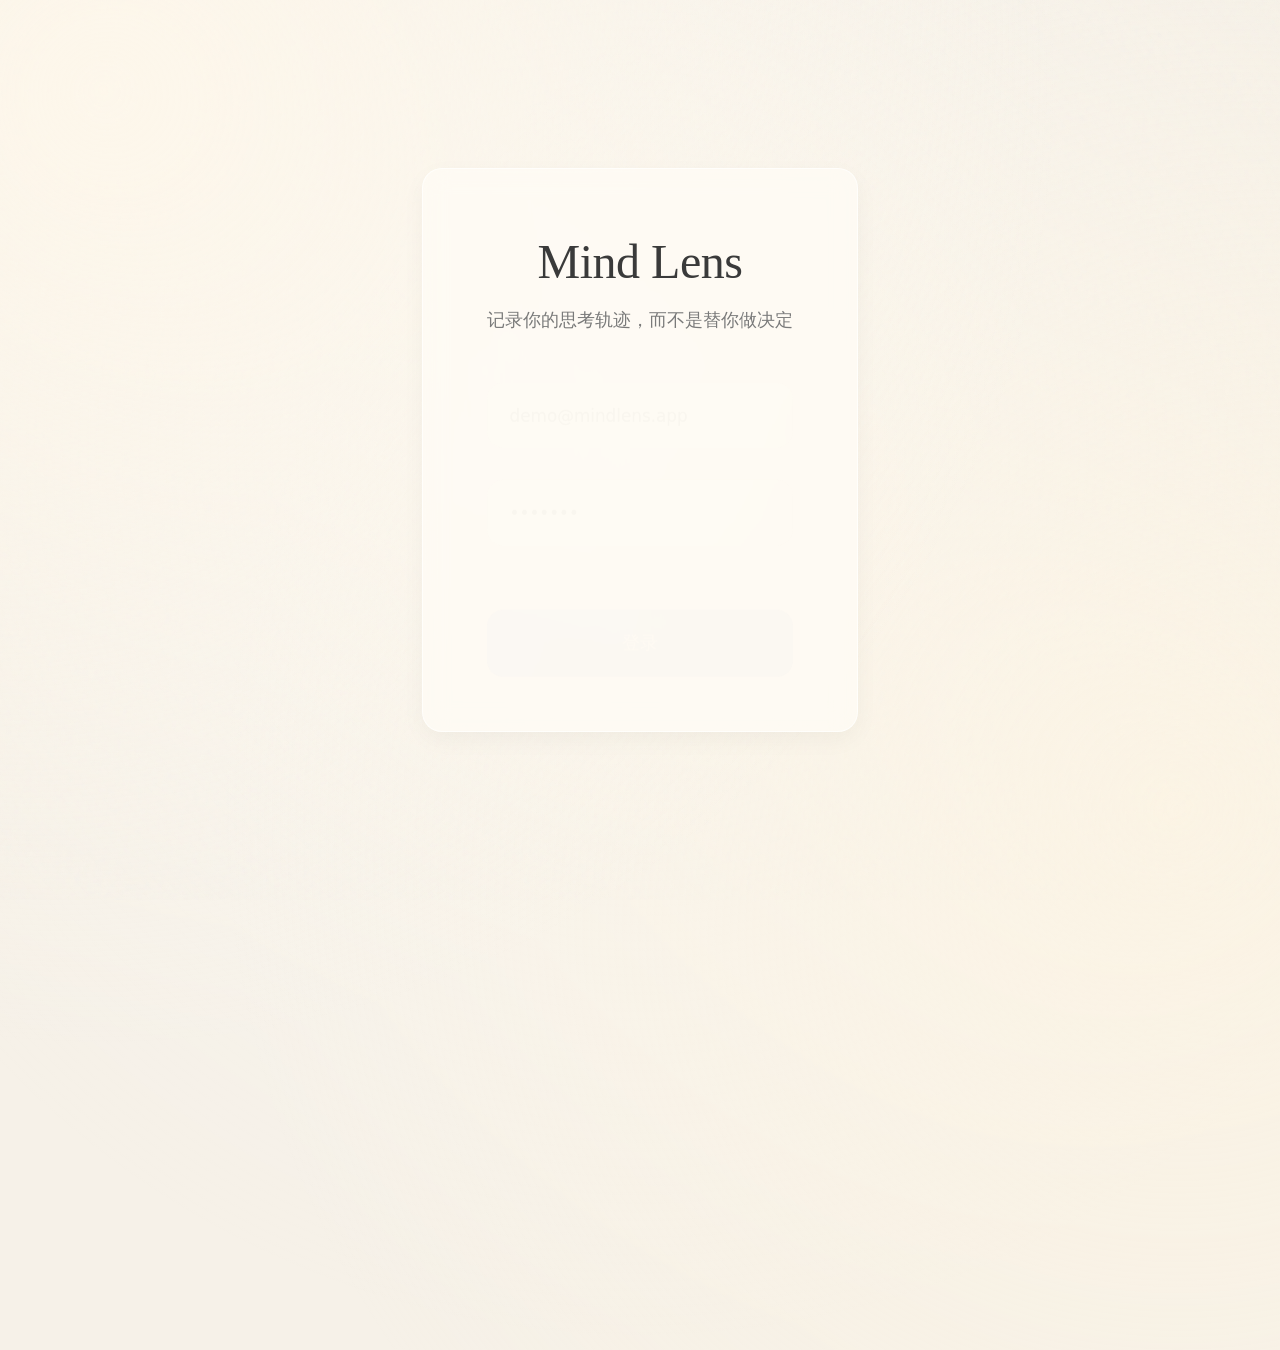
<file: ui/index.html>
<!DOCTYPE html>
<html lang="zh-CN">
<head>
  <meta charset="UTF-8">
  <meta name="viewport" content="width=device-width, initial-scale=1.0">
  <title>Mind Lens</title>
  <link rel="stylesheet" href="styles.css">
  <style>
    /* 页面淡入动画 */
    body {
      opacity: 0;
      animation: fadeIn 0.5s ease forwards;
    }

    @keyframes fadeIn {
      to {
        opacity: 1;
      }
    }

    /* 随手记功能 */
    .side-icons {
      position: fixed;
      top: 2rem;
      left: 2rem;
      display: flex;
      flex-direction: column;
      gap: 0.75rem;
      z-index: 1000;
    }

    .side-icon-btn {
      width: 50px;
      height: 50px;
      border-radius: 50%;
      background: #8B9DC3;
      color: white;
      border: none;
      font-size: 1.2rem;
      cursor: pointer;
      box-shadow: 0 4px 12px rgba(139, 157, 195, 0.2);
      transition: all 0.3s ease;
    }

    .side-icon-btn:hover {
      transform: scale(1.1);
      box-shadow: 0 6px 16px rgba(139, 157, 195, 0.3);
    }

    .side-icon-btn.active {
      background: #6a7fa8;
      box-shadow: 0 6px 16px rgba(139, 157, 195, 0.4);
    }

    .side-drawer {
      position: fixed;
      top: 0;
      left: -500px;
      width: 438px;
      height: 100vh;
      background: rgba(255, 253, 247, 0.95);
      backdrop-filter: blur(12px);
      border-right: 1px solid rgba(200, 190, 175, 0.3);
      box-shadow: 4px 0 20px rgba(0, 0, 0, 0.05);
      transition: left 0.3s ease;
      z-index: 1001;
      display: flex;
      flex-direction: column;
      padding: 2rem;
      overflow-y: auto;
    }

    .side-drawer.open {
      left: 0;
    }

    .side-drawer-header {
      display: flex;
      justify-content: space-between;
      align-items: center;
      margin-bottom: 1.5rem;
      padding-bottom: 1rem;
      border-bottom: 1px solid rgba(200, 190, 175, 0.3);
    }

    .side-drawer-header h3 {
      margin: 0;
      font-size: 1.2rem;
      color: #3a3a3a;
      font-weight: 400;
      font-family: Georgia, 'Playfair Display', 'Times New Roman', serif;
    }

    .side-drawer-close {
      background: none;
      border: none;
      font-size: 1.5rem;
      cursor: pointer;
      color: #7a7a7a;
      transition: color 0.3s ease;
    }

    .side-drawer-close:hover { color: #3a3a3a; }

    .drawer-panel { display: none; flex: 1; flex-direction: column; overflow-y: auto; }
    .drawer-panel.active { display: flex; }

    .notes-input-section {
      margin-bottom: 2rem;
    }

    .notes-textarea {
      width: 100%;
      padding: 1rem;
      border: 1px solid rgba(200, 190, 175, 0.3);
      border-radius: 12px;
      resize: vertical;
      min-height: 120px;
      font-family: inherit;
      font-size: 1rem;
      background: rgba(255, 252, 245, 0.8);
      backdrop-filter: blur(8px);
      transition: all 0.3s ease;
      color: #333;
      box-shadow: inset 0 1px 3px rgba(0, 0, 0, 0.02);
    }

    .notes-textarea:focus {
      outline: none;
      border-color: rgba(120, 144, 156, 0.3);
      box-shadow: inset 0 1px 3px rgba(0, 0, 0, 0.02), 0 0 0 3px rgba(120, 144, 156, 0.1);
      background: rgba(255, 252, 245, 0.9);
    }

    .notes-save-btn {
      width: 100%;
      padding: 0.75rem;
      background: #8B9DC3;
      color: #fff;
      border: none;
      border-radius: 12px;
      font-size: 1rem;
      font-weight: 400;
      cursor: pointer;
      transition: all 0.3s ease;
      box-shadow: 0 4px 12px rgba(139, 157, 195, 0.15);
      margin-top: 1rem;
    }

    .notes-save-btn:hover {
      background: #7A8BB8;
      transform: translateY(-1px);
      box-shadow: 0 6px 16px rgba(139, 157, 195, 0.2);
    }

    .notes-list {
      flex: 1;
      overflow-y: auto;
    }

    .notes-list h4 {
      margin: 0 0 1rem 0;
      font-size: 1rem;
      color: #555;
      font-weight: 400;
    }

    .note-item {
      padding: 1rem;
      background: rgba(255, 252, 245, 0.8);
      border: 1px solid rgba(200, 190, 175, 0.3);
      border-radius: 12px;
      margin-bottom: 0.75rem;
      transition: all 0.3s ease;
    }

    .note-item:hover {
      background: rgba(255, 252, 245, 0.9);
      transform: translateY(-1px);
      box-shadow: 0 4px 8px rgba(0, 0, 0, 0.04);
    }

    .note-text {
      color: #555;
      line-height: 1.5;
      margin-bottom: 0.5rem;
      font-size: 0.95rem;
    }

    .note-time {
      color: #888;
      font-size: 0.8rem;
      line-height: 1.4;
    }

    .no-notes {
      color: #888;
      text-align: center;
      padding: 2rem;
      font-style: italic;
    }

    /* 滚动条样式 */
    .notes-drawer::-webkit-scrollbar,
    .notes-list::-webkit-scrollbar {
      width: 6px;
    }

    .notes-drawer::-webkit-scrollbar-track,
    .notes-list::-webkit-scrollbar-track {
      background: rgba(255, 255, 255, 0.3);
      border-radius: 3px;
    }

    .notes-drawer::-webkit-scrollbar-thumb,
    .notes-list::-webkit-scrollbar-thumb {
      background: rgba(139, 157, 195, 0.3);
      border-radius: 3px;
    }

    .notes-drawer::-webkit-scrollbar-thumb:hover,
    .notes-list::-webkit-scrollbar-thumb:hover {
      background: rgba(139, 157, 195, 0.5);
    }

    /* 用户事实信息面板 */
    .user-facts-panel {
      background: rgba(255, 253, 247, 0.7);
      backdrop-filter: blur(8px);
      border: 1px solid rgba(200, 190, 175, 0.3);
      border-radius: 16px;
      padding: 1.5rem;
      margin-bottom: 2rem;
      box-shadow: 0 4px 12px rgba(0, 0, 0, 0.04);
    }

    .user-facts-panel h3 {
      margin: 0 0 1rem 0;
      font-size: 1.1rem;
      color: #3a3a3a;
      font-weight: 400;
      font-family: Georgia, 'Playfair Display', 'Times New Roman', serif;
    }

    .facts-tags {
      display: flex;
      flex-wrap: wrap;
      gap: 0.75rem;
    }

    .fact-tag {
      background: rgba(139, 157, 195, 0.15);
      border: 1px solid rgba(139, 157, 195, 0.3);
      border-radius: 20px;
      padding: 0.5rem 1rem;
      font-size: 0.9rem;
      color: #555;
      display: inline-flex;
      align-items: center;
      gap: 0.5rem;
      transition: all 0.3s ease;
    }

    .fact-tag:hover {
      background: rgba(139, 157, 195, 0.25);
      transform: translateY(-1px);
      box-shadow: 0 2px 8px rgba(139, 157, 195, 0.15);
    }

    .fact-tag .fact-type {
      font-size: 0.8rem;
      color: #8B9DC3;
      font-weight: 400;
    }

    .fact-tag .fact-value {
      font-weight: 400;
    }

    /* 思维变化记录模块 */
    .thoughts-timeline {
      background: rgba(255, 253, 247, 0.7);
      backdrop-filter: blur(8px);
      border: 1px solid rgba(200, 190, 175, 0.3);
      border-radius: 16px;
      padding: 1.5rem;
      margin-top: 2rem;
      box-shadow: 0 4px 12px rgba(0, 0, 0, 0.04);
    }

    .thoughts-timeline h3 {
      margin: 0 0 1.5rem 0;
      font-size: 1.1rem;
      color: #3a3a3a;
      font-weight: 400;
      font-family: Georgia, 'Playfair Display', 'Times New Roman', serif;
    }

    .timeline-container {
      position: relative;
      padding-left: 2rem;
    }

    .timeline-container::before {
      content: '';
      position: absolute;
      left: 0.5rem;
      top: 0;
      bottom: 0;
      width: 2px;
      background: rgba(139, 157, 195, 0.3);
    }

    .timeline-item {
      position: relative;
      margin-bottom: 1.5rem;
      padding-bottom: 1.5rem;
      border-bottom: 1px solid rgba(200, 190, 175, 0.2);
    }

    .timeline-item:last-child {
      margin-bottom: 0;
      padding-bottom: 0;
      border-bottom: none;
    }

    .timeline-item::before {
      content: '';
      position: absolute;
      left: -2rem;
      top: 0.5rem;
      width: 12px;
      height: 12px;
      border-radius: 50%;
      background: #8B9DC3;
      border: 2px solid rgba(255, 253, 247, 0.9);
      box-shadow: 0 0 0 2px rgba(139, 157, 195, 0.3);
    }

    .timeline-time {
      font-size: 0.9rem;
      color: #8B9DC3;
      font-weight: 400;
      margin-bottom: 0.5rem;
    }

    .timeline-text {
      font-size: 0.95rem;
      color: #555;
      line-height: 1.5;
      background: rgba(255, 252, 245, 0.8);
      border: 1px solid rgba(200, 190, 175, 0.3);
      border-radius: 8px;
      padding: 1rem;
      transition: all 0.3s ease;
    }

    .timeline-text:hover {
      background: rgba(255, 252, 245, 0.9);
      transform: translateY(-1px);
      box-shadow: 0 4px 8px rgba(0, 0, 0, 0.04);
    }
  </style>
</head>
<body>
  <!-- 左侧竖排图标 -->
  <div class="side-icons">
    <button class="side-icon-btn" id="icon-user"    onclick="openDrawer('user')"    title="用户信息">👤</button>
    <button class="side-icon-btn" id="icon-history" onclick="openDrawer('history')" title="历史记录">📖</button>
    <button class="side-icon-btn" id="icon-notes"   onclick="openDrawer('notes')"   title="随手记">📝</button>
    <button class="side-icon-btn" id="icon-memory"  onclick="openDrawer('memory')"  title="记忆库">🧠</button>
  </div>

  <!-- 统一左侧抽屉 -->
  <div class="side-drawer" id="sideDrawer">
    <div class="side-drawer-header">
      <h3 id="drawer-title">历史记录</h3>
      <button class="side-drawer-close" onclick="closeDrawer()">×</button>
    </div>

    <!-- 用户信息面板 -->
    <div class="drawer-panel" id="panel-user">
      <div style="text-align:center;padding:1rem 0 1.5rem;">
        <div style="font-size:3rem;margin-bottom:0.5rem;">👤</div>
        <p id="drawer-user-name" style="font-size:1.1rem;color:#3a3a3a;font-weight:400;font-family:Georgia,serif;"></p>
        <p id="drawer-user-email" style="font-size:0.85rem;color:#888;margin-top:0.25rem;"></p>
      </div>
    </div>

    <!-- 历史记录面板 -->
    <div class="drawer-panel" id="panel-history">
      <div class="history-content">
        <div id="history-list" class="history-list"></div>
      </div>
    </div>

    <!-- 随手记面板 -->
    <div class="drawer-panel" id="panel-notes">
      <div class="notes-input-section">
        <textarea class="notes-textarea" id="notesInput" placeholder="记录你的想法..."></textarea>
        <button class="notes-save-btn" onclick="saveNote()">保存</button>
      </div>
      <div class="notes-list">
        <h4>历史记录</h4>
        <div id="notesList"></div>
      </div>
    </div>

    <!-- 记忆库面板 -->
    <div class="drawer-panel" id="panel-memory">
      <p style="color:#888;font-size:0.9rem;text-align:center;padding:2rem 0;font-style:italic;">记忆库功能开发中...</p>
    </div>
  </div>
  
  <div class="index-container">
    <h1>Mind Lens</h1>
    <p class="subtitle">帮助你更清晰的理解和分析问题</p>

    <div class="input-section">
      <label for="question">写下你正在困扰的问题</label>
      <textarea id="question" placeholder="例如：如何平衡工作和生活的关系？"></textarea>
      <button class="btn" onclick="analyzeQuestion()">分析问题</button>
    </div>
  </div>

  <script>
    // 加载历史记录
    function loadHistory() {
      const history = JSON.parse(localStorage.getItem('mindLensHistory') || '[]');
      const historyList = document.getElementById('history-list');
      historyList.innerHTML = '';
      
      if (history.length === 0) {
        historyList.innerHTML = '<p class="no-history">暂无历史记录</p>';
        return;
      }
      
      history.forEach((item, index) => {
        const historyItem = document.createElement('div');
        historyItem.className = 'history-item';
        historyItem.innerHTML = `
          <p class="history-question">${item.question}</p>
          <p class="history-date">${item.date}</p>
        `;
        historyItem.onclick = () => loadHistoryItem(index);
        historyList.appendChild(historyItem);
      });
    }
    
    // 保存历史记录
    function saveHistory(question) {
      const history = JSON.parse(localStorage.getItem('mindLensHistory') || '[]');
      const newItem = {
        question: question,
        date: new Date().toLocaleString()
      };
      history.unshift(newItem);
      // 只保留最近10条记录
      if (history.length > 10) {
        history.pop();
      }
      localStorage.setItem('mindLensHistory', JSON.stringify(history));
    }
    
    // 加载历史记录项
    function loadHistoryItem(index) {
      const history = JSON.parse(localStorage.getItem('mindLensHistory') || '[]');
      if (history[index]) {
        document.getElementById('question').value = history[index].question;
        // 收起历史记录抽屉
        toggleHistoryDrawer();
      }
    }
    
    let currentPanel = null;

    function openDrawer(panel) {
      const drawer = document.getElementById('sideDrawer');
      const titles = { user: '用户信息', history: '历史记录', notes: '随手记', memory: '记忆库' };

      // 同一图标再次点击则关闭
      if (drawer.classList.contains('open') && currentPanel === panel) {
        closeDrawer();
        return;
      }

      // 切换 active 图标
      ['user', 'history', 'notes', 'memory'].forEach(p => {
        document.getElementById(`icon-${p}`).classList.toggle('active', p === panel);
      });

      // 切换面板
      document.querySelectorAll('.drawer-panel').forEach(el => el.classList.remove('active'));
      document.getElementById(`panel-${panel}`).classList.add('active');
      document.getElementById('drawer-title').textContent = titles[panel];

      currentPanel = panel;
      drawer.classList.add('open');

      if (panel === 'history') loadHistory();
      if (panel === 'notes')   loadNotes();
      if (panel === 'user')    loadUserDrawer();
    }

    function closeDrawer() {
      document.getElementById('sideDrawer').classList.remove('open');
      ['user', 'history', 'notes', 'memory'].forEach(p => {
        document.getElementById(`icon-${p}`).classList.remove('active');
      });
      currentPanel = null;
    }

    function loadUserDrawer() {
      document.getElementById('drawer-user-name').textContent  = localStorage.getItem('user_name')  || '未知用户';
      document.getElementById('drawer-user-email').textContent = localStorage.getItem('user_email') || '';
    }
    
    function analyzeQuestion() {
      const question = document.getElementById('question').value;
      if (question.trim() === '') {
        alert('请输入问题内容');
        return;
      }
      // 保存历史记录
      saveHistory(question);
      // 跳转到结果页面并传递问题内容
      window.location.href = `result.html?question=${encodeURIComponent(question)}`;
    }


    // 保存笔记（纯 localStorage）
    function saveNote() {
      const text = document.getElementById('notesInput').value.trim();
      if (!text) return;

      const notes = JSON.parse(localStorage.getItem('mindLensNotes') || '[]');
      notes.unshift({ content: text, created_at: Date.now() / 1000 });
      if (notes.length > 50) notes.pop();
      localStorage.setItem('mindLensNotes', JSON.stringify(notes));
      document.getElementById('notesInput').value = '';
      loadNotes();
    }

    // 加载笔记历史（纯 localStorage）
    function loadNotes() {
      const notesList = document.getElementById('notesList');
      const notes = JSON.parse(localStorage.getItem('mindLensNotes') || '[]');

      if (notes.length === 0) {
        notesList.innerHTML = '<p class="no-notes">暂无笔记</p>';
        return;
      }

      notesList.innerHTML = '';
      notes.forEach(note => {
        const noteItem = document.createElement('div');
        noteItem.className = 'note-item';
        const timeString = new Date(note.created_at * 1000).toLocaleString();
        noteItem.innerHTML = `
          <p class="note-text">${note.content}</p>
          <p class="note-time">${timeString}</p>
        `;
        notesList.appendChild(noteItem);
      });
    }

    // 加载用户事实信息
    function loadUserFacts() {
      // 使用 mock 数据
      const mockFacts = [
        { type: "身份", value: "学生" },
        { type: "状态", value: "焦虑" },
        { type: "目标", value: "做产品" },
        { type: "特征", value: "喜欢思考" }
      ];

      const factsContainer = document.getElementById('userFacts');
      factsContainer.innerHTML = '';

      mockFacts.forEach(fact => {
        const factTag = document.createElement('div');
        factTag.className = 'fact-tag';
        factTag.innerHTML = `
          <span class="fact-type">${fact.type}</span>
          <span class="fact-value">${fact.value}</span>
        `;
        factsContainer.appendChild(factTag);
      });
    }

    // 加载思维变化记录
    function loadThoughtsTimeline() {
      // 使用 mock 数据
      const mockThoughts = [
        { time: "Day 1", text: "想辞职，工作压力太大" },
        { time: "Day 3", text: "开始犹豫，担心找不到更好的工作" },
        { time: "Day 5", text: "和朋友交流后，决定先提升自己" },
        { time: "Today", text: "制定了学习计划，准备在职提升技能" }
      ];

      const timelineContainer = document.getElementById('thoughtsTimeline');
      timelineContainer.innerHTML = '';

      mockThoughts.forEach(thought => {
        const timelineItem = document.createElement('div');
        timelineItem.className = 'timeline-item';
        timelineItem.innerHTML = `
          <div class="timeline-time">${thought.time}</div>
          <div class="timeline-text">${thought.text}</div>
        `;
        timelineContainer.appendChild(timelineItem);
      });
    }

    // 页面加载时初始化
    window.onload = function() {
      if (!localStorage.getItem('user_id')) {
        window.location.href = 'login.html';
        return;
      }
      // 静默检查 API 配置（不阻塞页面）
      fetch('/api/config/status').catch(() => {});
    };
  </script>
</body>
</html>
</file>
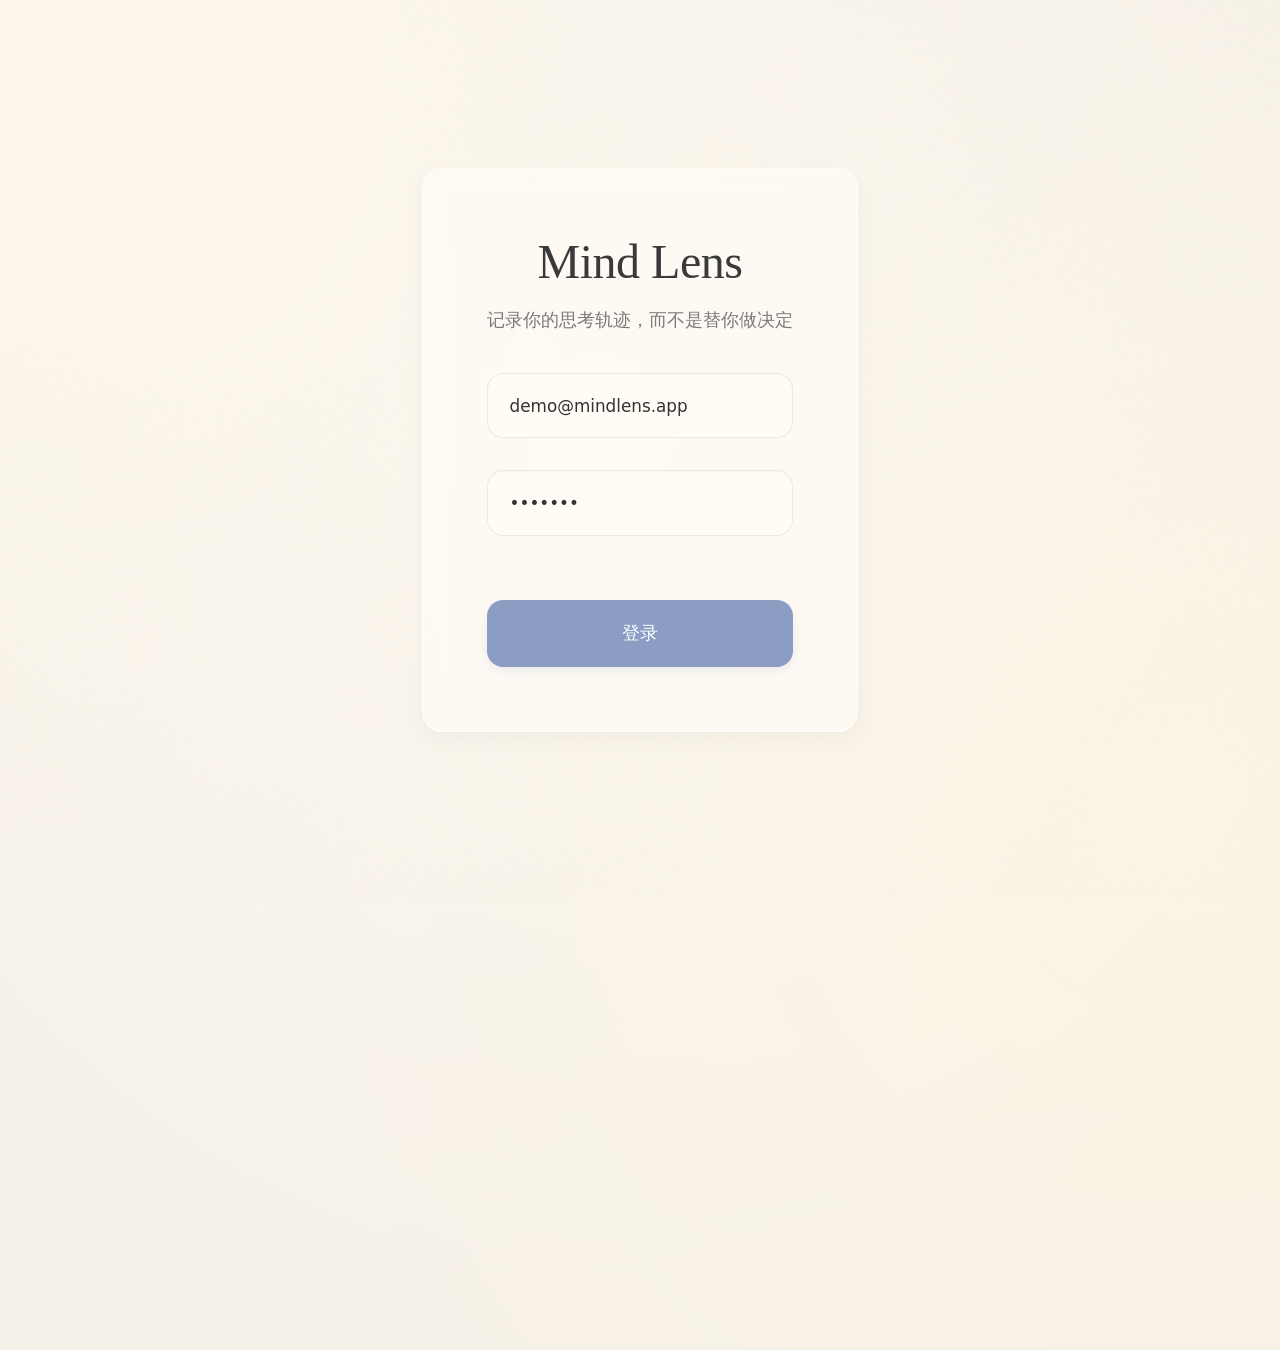
<file: ui/login.html>
<!DOCTYPE html>
<html lang="zh-CN">
<head>
  <meta charset="UTF-8">
  <meta name="viewport" content="width=device-width, initial-scale=1.0">
  <title>Mind Lens - 登录/注册</title>
  <link rel="stylesheet" href="styles.css">
  <style>
    /* 登录页面特有样式 */
    .login-container {
      max-width: 500px;
      margin: 0 auto;
      padding: 4rem;
      background: rgba(255, 253, 247, 0.7);
      backdrop-filter: blur(12px);
      border: 1px solid rgba(255, 255, 255, 0.6);
      border-radius: 20px;
      position: relative;
      z-index: 1;
      box-shadow: 0 8px 24px rgba(0, 0, 0, 0.04);
      transition: transform 0.3s ease, box-shadow 0.3s ease;
      display: flex;
      flex-direction: column;
      align-items: center;
      text-align: center;
      animation: gentlePulse 4s ease-in-out infinite;
    }

    @keyframes gentlePulse {
      0%, 100% {
        box-shadow: 0 8px 24px rgba(0, 0, 0, 0.04);
        transform: translateY(0);
      }
      50% {
        box-shadow: 0 12px 32px rgba(0, 0, 0, 0.06);
        transform: translateY(-2px);
      }
    }

    .login-container:hover {
      transform: translateY(-3px);
      box-shadow: 0 12px 32px rgba(0, 0, 0, 0.06);
    }

    .login-container h1 {
      font-size: 3rem;
      margin-bottom: 1rem;
      color: #3a3a3a;
      font-weight: 400;
      letter-spacing: -0.5px;
      line-height: 1.2;
      font-family: Georgia, 'Playfair Display', 'Times New Roman', serif;
    }

    .login-container .subtitle {
      font-size: 1.1rem;
      margin-bottom: 2.5rem;
      color: #7a7a7a;
      font-weight: 300;
      line-height: 1.5;
    }

    .form-group {
      width: 100%;
      margin-bottom: 2rem;
      text-align: left;
    }

    .form-input {
      width: 100%;
      padding: 1.35rem;
      border: 1px solid rgba(200, 190, 175, 0.3);
      border-radius: 16px;
      font-family: inherit;
      font-size: 1.05rem;
      background: rgba(255, 252, 245, 0.8);
      backdrop-filter: blur(8px);
      transition: all 0.3s ease;
      color: #333;
      box-shadow: inset 0 1px 3px rgba(0, 0, 0, 0.02);
    }

    .form-input:focus {
      outline: none;
      border-color: rgba(120, 144, 156, 0.3);
      box-shadow: inset 0 1px 3px rgba(0, 0, 0, 0.02), 0 0 0 3px rgba(120, 144, 156, 0.1);
      background: rgba(255, 252, 245, 0.9);
    }

    .form-btn {
      width: 100%;
      padding: 1.35rem;
      background: #8B9DC3;
      color: #fff;
      border: none;
      border-radius: 16px;
      font-size: 1.1rem;
      font-weight: 400;
      cursor: pointer;
      transition: all 0.3s ease;
      box-shadow: 0 4px 12px rgba(139, 157, 195, 0.15);
      letter-spacing: 0.5px;
      margin-top: 2rem;
    }

    .form-btn:hover {
      background: #7A8BB8;
      transform: translateY(-1px);
      box-shadow: 0 6px 16px rgba(139, 157, 195, 0.2);
    }

    .form-btn:active {
      transform: translateY(0);
      box-shadow: 0 4px 12px rgba(139, 157, 195, 0.15);
    }

    .form-btn:disabled {
      background: #c0c7d6;
      cursor: not-allowed;
      transform: none;
      box-shadow: none;
    }

    .mode-toggle {
      margin-top: 1.5rem;
      font-size: 0.9rem;
      color: #7a7a7a;
    }

    .mode-toggle a {
      color: #8B9DC3;
      text-decoration: none;
      cursor: pointer;
      transition: color 0.3s ease;
    }

    .mode-toggle a:hover {
      color: #7A8BB8;
      text-decoration: underline;
    }

    /* 表单模式切换动画 */
    .form-mode {
      width: 100%;
      animation: fadeIn 0.3s ease-in-out;
    }

    @keyframes fadeIn {
      from {
        opacity: 0;
        transform: translateY(10px);
      }
      to {
        opacity: 1;
        transform: translateY(0);
      }
    }

    /* 垂直居中布局 */
    body {
      display: flex;
      align-items: center;
      justify-content: center;
      min-height: 100vh;
    }

    /* 过渡动画层 */
    #transition-layer {
      position: fixed;
      inset: 0;
      pointer-events: none;
      opacity: 0;
      background: radial-gradient(
        circle at center,
        rgba(234,243,255,0.25) 0%,
        rgba(255,255,255,0.12) 40%,
        rgba(255,255,255,0) 75%
      );
      transition: opacity 0.5s ease;
      z-index: 9999;
    }

    #transition-layer.active {
      opacity: 1;
    }

    /* 响应式设计 */
    @media (max-width: 768px) {
      .login-container {
        max-width: 90%;
        padding: 30px;
      }

      .login-container h1 {
        font-size: 2.5rem;
      }
    }
  </style>
</head>
<body>
  <!-- 过渡动画层 -->
  <div id="transition-layer"></div>
  
  <div class="login-container">
    <h1>Mind Lens</h1>
    <p class="subtitle">记录你的思考轨迹，而不是替你做决定</p>

    <!-- 登录模式 -->
    <div id="login-mode" class="form-mode">
      <div class="form-group">
        <input type="email" id="login-email" class="form-input" placeholder="邮箱">
      </div>
      <div class="form-group">
        <input type="password" id="login-password" class="form-input" placeholder="密码">
      </div>
      <button id="login-btn" class="form-btn" onclick="handleLogin()">登录</button>
    </div>

  </div>

  <script>
    function _afterAuth(data) {
      localStorage.setItem("user_id", data.user_id);
      localStorage.setItem("user_name", data.name);
      localStorage.setItem("user_email", data.email || document.getElementById('login-email')?.value.trim() || document.getElementById('register-email')?.value.trim());
      const transitionLayer = document.getElementById('transition-layer');
      transitionLayer.classList.add('active');
      setTimeout(() => { window.location.href = "index.html"; }, 500);
    }

    async function handleLogin() {
      const email = document.getElementById('login-email').value.trim();
      const password = document.getElementById('login-password').value;

      if (!email || !password) { alert('请输入邮箱和密码'); return; }

      const loginBtn = document.getElementById('login-btn');
      loginBtn.disabled = true;
      loginBtn.textContent = '处理中...';

      _afterAuth({user_id: 'demo', name: 'Demo 用户', email: email});
    }

    // 按下回车键触发登录
    document.addEventListener('keypress', function(e) {
      if (e.key === 'Enter') {
        handleLogin();
      }
    });

    // 页面加载时自动填入 demo 数据
    window.addEventListener('DOMContentLoaded', function() {
      document.getElementById('login-email').value = 'demo@mindlens.app';
      document.getElementById('login-password').value = 'demo123';
    });
  </script>
</body>
</html>
</file>
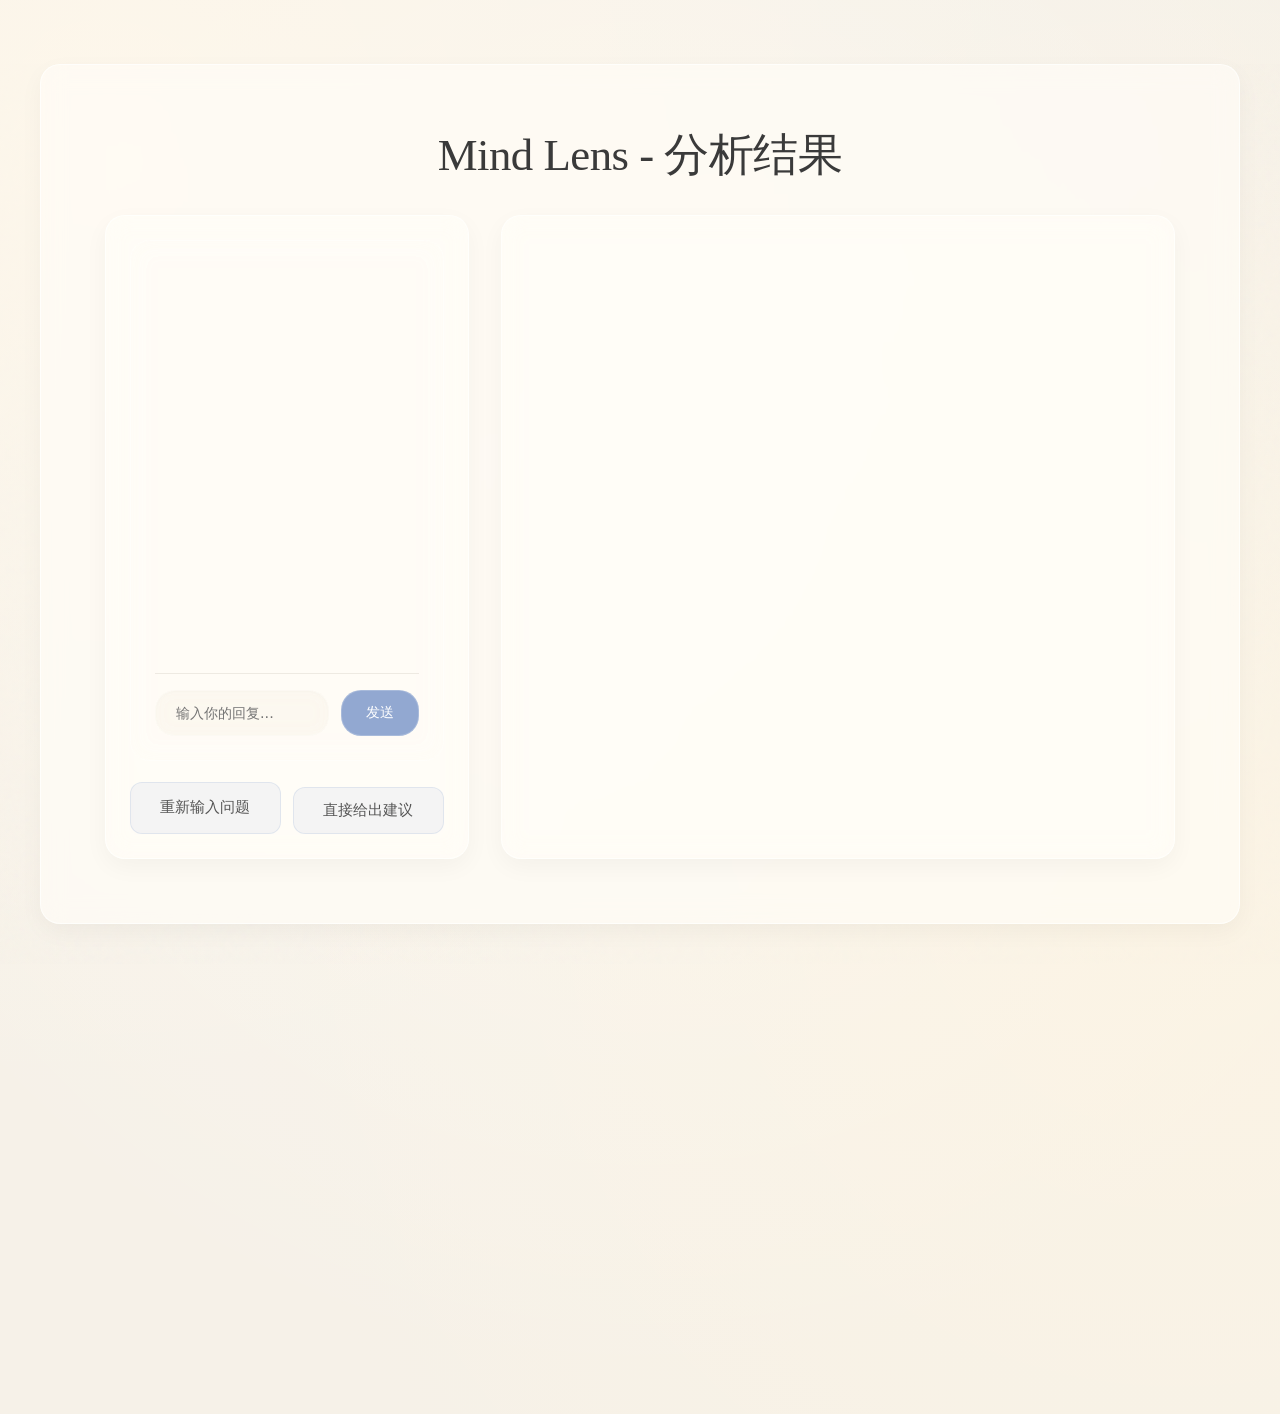
<file: ui/result.html>
<!DOCTYPE html>
<html lang="zh-CN">
<head>
  <meta charset="UTF-8">
  <meta name="viewport" content="width=device-width, initial-scale=1.0">
  <title>分析结果 - Mind Lens</title>
  <link rel="stylesheet" href="styles.css">
</head>
<body>
  <p id="displayQuestion" style="display:none;"></p>
  <div class="container">
    <h1>Mind Lens - 分析结果</h1>
    
    <div class="workspace">
      <!-- 左侧：对话容器 -->
      <div class="left-panel">
        <div id="chat-box" class="chat-box">
          <div class="chat-messages">
            <div id="ai-follow-up" class="ai-follow-up"></div>
          </div>
          <div class="status-container">
            <p id="status-message" class="status-message"></p>
          </div>
          <div class="chat-input-area" style="margin-top:auto;">
            <textarea id="user-reply" rows="1" placeholder="输入你的回复..."></textarea>
            <button id="send-btn" class="send-btn">发送</button>
          </div>
        </div>
        <div style="display:flex;gap:0.75rem;margin-top:0.33rem;">
          <a href="index.html" class="back-link small" style="flex:1;">重新输入问题</a>
          <button id="skip-btn" class="back-link small" style="flex:1;background:rgba(146,168,209,0.1);border:1px solid rgba(146,168,209,0.2);cursor:pointer;" onclick="skipToSuggestion()">直接给出建议</button>
        </div>
      </div>
      
      <!-- 右侧：AI 分析结果区域 -->
      <div class="right-panel">
        <div class="result-section">
          <h2 id="result-title" style="display:none;"></h2>
          <div id="analysis-container" class="analysis-container"></div>
        </div>
      </div>
      </div>
    </div>
  </div>
  
  <script>
    // 从URL获取问题参数并显示
    function getQueryParam(name) {
      const urlParams = new URLSearchParams(window.location.search);
      return urlParams.get(name);
    }
    
    // 添加消息到对话区
    function addMessage(message, type) {
      const chatMessages = document.querySelector('.chat-messages');
      const messageDiv = document.createElement('div');
      messageDiv.className = type === 'user' ? 'user-message' : 'ai-message';
      messageDiv.innerHTML = `<p>${message}</p>`;
      chatMessages.appendChild(messageDiv);
      scrollToBottom();
    }
    
    // 显示状态消息
    function showStatusMessage(message) {
      const statusElement = document.getElementById('status-message');
      statusElement.textContent = message;
      statusElement.style.display = 'block';
    }
    
    // 隐藏状态消息
    function hideStatusMessage() {
      const statusElement = document.getElementById('status-message');
      statusElement.style.display = 'none';
    }
    
    // 滚动到底部
    function scrollToBottom() {
      const chatMessages = document.querySelector('.chat-messages');
      chatMessages.scrollTop = chatMessages.scrollHeight;
    }
    
    // 自适应高度输入框
    function autoResizeTextarea(textarea) {
      textarea.style.height = 'auto';
      textarea.style.height = Math.min(textarea.scrollHeight, 150) + 'px';
    }
    
    // 更新卡片
    function updateCards(data) {
      const container = document.getElementById('analysis-container');
      
      // 定义卡片数据映射
      const cardData = [
        { id: 'card-surface', title: '表层问题', content: data.cards?.surface },
        { id: 'card-assumption', title: '隐含假设', content: data.cards?.assumption },
        { id: 'card-info-gap', title: '信息缺失', content: data.cards?.info_gap },
        { id: 'card-blind-spot', title: '认知盲点', content: data.cards?.blind_spot },
        { id: 'card-suggestion', title: '最终建议', content: data.cards?.suggestion }
      ];
      
      // 检查容器是否已有卡片
      const existingCards = container.querySelectorAll('.analysis-item');
      
      if (existingCards.length === 0) {
        // 如果没有卡片，创建新卡片
        cardData.forEach((card, index) => {
          const cardElement = document.createElement('div');
          const isLocked = index === 4;
          cardElement.id = card.id;
          cardElement.className = `analysis-item ${isLocked ? 'locked' : ''}`;
          cardElement.innerHTML = `
            <h3>${card.title}</h3>
            <p>${card.content || ''}</p>
          `;
          container.appendChild(cardElement);
          
          // 添加动画效果
          setTimeout(() => {
            cardElement.classList.add('show');
          }, 10);
        });
      } else {
        // 如果已有卡片，更新内容
        cardData.forEach((card, index) => {
          const cardElement = existingCards[index];
          if (cardElement) {
            // 只更新非null的内容
            if (card.content !== null && card.content !== undefined) {
              const pElement = cardElement.querySelector('p');
              if (pElement) {
                pElement.textContent = card.content;
              }
            }
            
            // 处理建议卡片的解锁
            if (index === 4) {
              if (data.ready_for_suggestion === true && card.content) {
                cardElement.classList.remove('locked');
              } else {
                cardElement.classList.add('locked');
              }
            }
          }
        });
      }
    }
    
    async function skipToSuggestion() {
      const skipBtn = document.getElementById('skip-btn');
      const userReply = document.getElementById('user-reply');
      const sendBtn = document.getElementById('send-btn');

      addMessage('[请直接给出建议]', 'user');
      showStatusMessage('Mind Lens 正在生成建议...');
      skipBtn.disabled = true;
      userReply.disabled = true;
      sendBtn.disabled = true;

      try {
        await postSSE(
          '/api/analysis/reply',
          { message: '[请直接给出建议]' },
          (result) => {
            hideStatusMessage();
            updateCards(result);
            if (result.follow_up) addMessage(result.follow_up, 'ai');
            skipBtn.style.display = 'none';
          },
          (msg) => {
            hideStatusMessage();
            showError(msg);
          }
        );
      } catch (error) {
        console.error('跳过追问错误:', error);
        hideStatusMessage();
        showError('请求失败，请重试');
      } finally {
        skipBtn.disabled = false;
        userReply.disabled = false;
        sendBtn.disabled = false;
      }
    }

    // 通用 SSE 请求
    async function postSSE(url, body, onDone, onError) {
      const res = await fetch(url, {
        method: 'POST',
        headers: { 'Content-Type': 'application/json' },
        body: JSON.stringify(body),
      });

      if (!res.ok) {
        const err = await res.json().catch(() => ({}));
        onError(err.detail || `请求失败 (${res.status})`);
        return;
      }

      const reader = res.body.getReader();
      const decoder = new TextDecoder();
      let buffer = '';

      while (true) {
        const { value, done } = await reader.read();
        if (done) break;
        buffer += decoder.decode(value, { stream: true });

        const lines = buffer.split('\n');
        buffer = lines.pop();

        for (const line of lines) {
          if (!line.startsWith('data:')) continue;
          const json = line.slice(5).trim();
          if (!json) continue;
          try {
            const event = JSON.parse(json);
            if (event.error) { onError(event.error); return; }
            if (event.done)  { onDone(event.result); return; }
          } catch (_) {}
        }
      }
    }

    function showError(message) {
      const chatMessages = document.querySelector('.chat-messages');
      const div = document.createElement('div');
      div.className = 'error-message';
      div.innerHTML = `<p style="color:#e74c3c;">${message}</p>`;
      chatMessages.appendChild(div);
      scrollToBottom();
    }

    // 页面初始化
    async function initPage() {
      const question = getQueryParam('question');
      if (!question) return;

      const decodedQuestion = decodeURIComponent(question);
      document.getElementById('displayQuestion').textContent = decodedQuestion;
      addMessage(decodedQuestion, 'user');
      showStatusMessage('Mind Lens 正在对该问题进行初始对焦...');

      try {
        await postSSE(
          '/api/analysis/start',
          { question: decodedQuestion },
          (result) => {
            hideStatusMessage();
            document.getElementById('result-title').style.display = '';
            updateCards(result);
            if (result.follow_up) addMessage(result.follow_up, 'ai');
          },
          (msg) => {
            hideStatusMessage();
            showError(msg);
          }
        );
      } catch (error) {
        console.error('启动分析错误:', error);
        hideStatusMessage();
        showError('后端服务暂时不可用，请检查连接');
      }
    }

    // 发送回复
    async function sendReply() {
      const userReply = document.getElementById('user-reply');
      const sendBtn = document.getElementById('send-btn');
      const reply = userReply.value.trim();
      if (!reply) return;

      addMessage(reply, 'user');
      userReply.value = '';
      autoResizeTextarea(userReply);
      showStatusMessage('Mind Lens 正在深度解析...');
      userReply.disabled = true;
      sendBtn.disabled = true;

      try {
        await postSSE(
          '/api/analysis/reply',
          { message: reply },
          (result) => {
            hideStatusMessage();
            updateCards(result);
            if (result.follow_up) addMessage(result.follow_up, 'ai');
          },
          (msg) => {
            hideStatusMessage();
            showError(msg);
          }
        );
      } catch (error) {
        console.error('发送回复错误:', error);
        hideStatusMessage();
        showError('后端服务暂时不可用，无法处理你的回复');
      } finally {
        userReply.disabled = false;
        sendBtn.disabled = false;
      }
    }

    document.addEventListener('DOMContentLoaded', function() {
      // 初始化页面
      initPage();
      
      // 绑定发送按钮事件
      const sendBtn = document.getElementById('send-btn');
      const userReply = document.getElementById('user-reply');
      
      sendBtn.addEventListener('click', sendReply);
      
      // 支持快捷键：Enter 发送，Shift+Enter 换行
      userReply.addEventListener('keydown', function(e) {
        if (e.key === 'Enter' && !e.shiftKey) {
          e.preventDefault();
          sendReply();
        } else if (e.key === 'Enter' && e.shiftKey) {
          // 允许换行
          setTimeout(() => {
            autoResizeTextarea(userReply);
          }, 0);
        }
      });
      
      // 监听输入事件，自动调整高度
      userReply.addEventListener('input', function() {
        autoResizeTextarea(userReply);
      });
    });
  </script>
</body>
</html>
</file>
<file: ui/styles.css>
* {
  margin: 0;
  padding: 0;
  box-sizing: border-box;
}

body {
  font-family: system-ui, -apple-system, BlinkMacSystemFont, 'Segoe UI', Roboto, Oxygen, Ubuntu, Cantarell, sans-serif;
  background: #F6F1E8;
  color: #333;
  line-height: 1.7;
  position: relative;
  min-height: 100vh;
  overflow-x: hidden;
}

body::before {
  content: '';
  position: absolute;
  top: 0;
  left: 0;
  right: 0;
  bottom: 0;
  background-image: url("data:image/svg+xml,%3Csvg viewBox='0 0 200 200' xmlns='http://www.w3.org/2000/svg'%3E%3Cfilter id='noiseFilter'%3E%3CfeTurbulence type='fractalNoise' baseFrequency='0.65' numOctaves='3' stitchTiles='stitch'/%3E%3C/filter%3E%3Crect width='100%25' height='100%25' filter='url(%23noiseFilter)' opacity='0.03'/%3E%3C/svg%3E");
  pointer-events: none;
  z-index: 0;
}

body::after {
  content: '';
  position: absolute;
  top: -50%;
  left: -20%;
  width: 140%;
  height: 200%;
  background: radial-gradient(circle at 20% 30%, rgba(255, 248, 235, 0.8) 0%, transparent 50%),
              radial-gradient(circle at 80% 70%, rgba(255, 245, 225, 0.6) 0%, transparent 50%),
              radial-gradient(circle at 50% 50%, rgba(255, 255, 255, 0.4) 0%, transparent 70%);
  pointer-events: none;
  z-index: 0;
  animation: gentleFloat 20s ease-in-out infinite;
}

@keyframes gentleFloat {
  0%, 100% {
    transform: translateY(0) rotate(0deg);
  }
  50% {
    transform: translateY(-10px) rotate(1deg);
  }
}

.container {
  max-width: 1200px;
  margin: 0 auto;
  padding: 4rem;
  background: rgba(255, 253, 247, 0.7);
  backdrop-filter: blur(12px);
  border: 1px solid rgba(255, 255, 255, 0.6);
  border-radius: 20px;
  margin-top: 4rem;
  margin-bottom: 4rem;
  position: relative;
  z-index: 1;
  box-shadow: 0 8px 24px rgba(0, 0, 0, 0.04);
}

/* 输入页面容器 */
.index-container {
  max-width: 800px;
  margin: 0 auto;
  padding: 4rem;
  background: rgba(255, 253, 247, 0.7);
  backdrop-filter: blur(12px);
  border: 1px solid rgba(255, 255, 255, 0.6);
  border-radius: 20px;
  margin-top: 6rem;
  margin-bottom: 6rem;
  position: relative;
  z-index: 1;
  box-shadow: 0 8px 24px rgba(0, 0, 0, 0.04);
  transition: transform 0.3s ease, box-shadow 0.3s ease;
}

.index-container:hover {
  transform: translateY(-3px);
  box-shadow: 0 12px 32px rgba(0, 0, 0, 0.06);
}

/* 历史记录样式 */
.history-section {
  margin-top: 2rem;
}

.history-toggle {
  display: block;
  width: 100%;
  padding: 0.75rem 1.5rem;
  background: transparent;
  color: #555;
  text-decoration: none;
  border: 1px solid rgba(200, 190, 175, 0.3);
  border-radius: 12px;
  font-size: 0.95rem;
  font-weight: 400;
  cursor: pointer;
  transition: all 0.3s ease;
  text-align: center;
}

.history-toggle:hover {
  background: rgba(200, 190, 175, 0.1);
  border-color: rgba(200, 190, 175, 0.5);
  transform: translateY(-1px);
}

.history-container {
  margin-top: 1rem;
  padding: 1.5rem;
  background: rgba(255, 253, 247, 0.7);
  backdrop-filter: blur(12px);
  border: 1px solid rgba(255, 255, 255, 0.6);
  border-radius: 16px;
  box-shadow: 0 4px 12px rgba(0, 0, 0, 0.04);
  position: relative;
  z-index: 1;
}

.history-container h3 {
  margin-bottom: 1rem;
  font-size: 1.1rem;
  color: #3a3a3a;
  font-weight: 400;
  font-family: Georgia, 'Playfair Display', 'Times New Roman', serif;
}

.history-list {
  max-height: 300px;
  overflow-y: auto;
}

.history-item {
  padding: 1rem;
  background: rgba(255, 252, 245, 0.8);
  border: 1px solid rgba(200, 190, 175, 0.3);
  border-radius: 12px;
  margin-bottom: 0.75rem;
  cursor: pointer;
  transition: all 0.3s ease;
}

.history-item:hover {
  background: rgba(255, 252, 245, 0.9);
  transform: translateY(-1px);
  box-shadow: 0 4px 8px rgba(0, 0, 0, 0.04);
}

.history-question {
  color: #555;
  line-height: 1.5;
  margin-bottom: 0.5rem;
  font-size: 0.95rem;
}

.history-date {
  color: #888;
  font-size: 0.8rem;
  line-height: 1.4;
}

.no-history {
  color: #888;
  text-align: center;
  padding: 2rem;
  font-style: italic;
}

/* 滚动条样式 */
.history-list::-webkit-scrollbar {
  width: 6px;
}

.history-list::-webkit-scrollbar-track {
  background: rgba(255, 255, 255, 0.3);
  border-radius: 3px;
}

.history-list::-webkit-scrollbar-thumb {
  background: rgba(139, 157, 195, 0.3);
  border-radius: 3px;
}

.history-list::-webkit-scrollbar-thumb:hover {
  background: rgba(139, 157, 195, 0.5);
}

.workspace {
  display: flex;
  gap: 2rem;
  margin-top: 2rem;
  height: calc(100vh - 16rem);
}

.left-panel {
  width: 35%;
  min-width: 300px;
  background: rgba(255, 253, 247, 0.5);
  backdrop-filter: blur(12px);
  border: 1px solid rgba(255, 255, 255, 0.6);
  border-radius: 20px;
  padding: 24px;
  box-shadow: 0 8px 24px rgba(0, 0, 0, 0.04);
  overflow: hidden;
  display: flex;
  flex-direction: column;
}

.right-panel {
  width: 65%;
  min-width: 400px;
  background: rgba(255, 253, 247, 0.5);
  backdrop-filter: blur(12px);
  border: 1px solid rgba(255, 255, 255, 0.6);
  border-radius: 20px;
  padding: 2rem;
  box-shadow: 0 8px 24px rgba(0, 0, 0, 0.04);
  overflow-y: auto;
}

.back-link {
  display: inline-block;
  margin-top: 2rem;
  padding: 0.75rem 1.5rem;
  background: transparent;
  color: #555;
  text-decoration: none;
  border: 1px solid rgba(200, 190, 175, 0.3);
  border-radius: 12px;
  font-size: 0.95rem;
  font-weight: 400;
  cursor: pointer;
  transition: all 0.3s ease;
  text-align: center;
  width: 100%;
}

.back-link:hover {
  background: rgba(200, 190, 175, 0.1);
  border-color: rgba(200, 190, 175, 0.5);
  transform: translateY(-1px);
}

.back-link:active {
  transform: translateY(0);
}

h1 {
  text-align: center;
  color: #3a3a3a;
  margin-bottom: 1rem;
  font-size: 2.8rem;
  font-weight: 400;
  letter-spacing: -0.5px;
  line-height: 1.2;
  font-family: Georgia, 'Playfair Display', 'Times New Roman', serif;
  font-style: normal;
}

.subtitle {
  text-align: center;
  color: #7a7a7a;
  margin-bottom: 3.5rem;
  font-size: 1.1rem;
  font-weight: 300;
  line-height: 1.5;
  font-family: system-ui, -apple-system, BlinkMacSystemFont, 'Segoe UI', Roboto, Oxygen, Ubuntu, Cantarell, sans-serif;
}

.input-section {
  margin-bottom: 3.5rem;
}

label {
  display: block;
  margin-bottom: 1.5rem;
  font-weight: 400;
  color: #555;
  font-size: 1.15rem;
  letter-spacing: 0.5px;
  line-height: 1.5;
}

textarea {
  width: 100%;
  padding: 2rem;
  border: 1px solid rgba(200, 190, 175, 0.3);
  border-radius: 20px;
  resize: vertical;
  min-height: 280px;
  font-family: inherit;
  font-size: 1.05rem;
  line-height: 1.8;
  background: rgba(255, 252, 245, 0.8);
  backdrop-filter: blur(8px);
  transition: all 0.3s ease;
  color: #333;
  box-shadow: inset 0 1px 3px rgba(0, 0, 0, 0.02);
}

textarea:focus {
  outline: none;
  border-color: rgba(120, 144, 156, 0.3);
  box-shadow: inset 0 1px 3px rgba(0, 0, 0, 0.02), 0 0 0 3px rgba(120, 144, 156, 0.1);
  background: rgba(255, 252, 245, 0.9);
}

.btn {
  display: block;
  width: 100%;
  padding: 1.35rem;
  background: #8B9DC3;
  color: #fff;
  border: none;
  border-radius: 20px;
  font-size: 1.1rem;
  font-weight: 400;
  cursor: pointer;
  transition: all 0.3s ease;
  box-shadow: 0 4px 12px rgba(139, 157, 195, 0.15);
  letter-spacing: 0.5px;
}

.btn:hover {
  background: #7A8BB8;
  transform: translateY(-2px);
  box-shadow: 0 6px 16px rgba(139, 157, 195, 0.2);
}

.btn:active {
  transform: translateY(0);
  box-shadow: 0 4px 12px rgba(139, 157, 195, 0.15);
}

.result-section {
  margin-top: 3rem;
  position: relative;
  z-index: 1;
}

.result-section h2 {
  margin-bottom: 2rem;
  font-size: 1.4rem;
  color: #3a3a3a;
  font-weight: 400;
  text-align: center;
  font-family: Georgia, 'Playfair Display', 'Times New Roman', serif;
}

.question-display {
  padding: 2rem;
  background: rgba(255, 253, 247, 0.7);
  backdrop-filter: blur(12px);
  border: 1px solid rgba(255, 255, 255, 0.6);
  border-radius: 20px;
  box-shadow: 0 8px 24px rgba(0, 0, 0, 0.04);
  position: relative;
  z-index: 1;
  transition: transform 0.3s ease, box-shadow 0.3s ease;
  margin-bottom: 2rem;
}

.question-display:hover {
  transform: translateY(-2px);
  box-shadow: 0 12px 32px rgba(0, 0, 0, 0.06);
}

.question-display h2 {
  margin-bottom: 1rem;
  font-size: 1.2rem;
  color: #3a3a3a;
  font-weight: 400;
  text-align: left;
  font-family: Georgia, 'Playfair Display', 'Times New Roman', serif;
}

.question-display p {
  color: #666;
  line-height: 1.8;
  font-weight: 300;
}

/* 滚动条样式 */
.left-panel::-webkit-scrollbar,
.right-panel::-webkit-scrollbar {
  width: 6px;
}

.left-panel::-webkit-scrollbar-track,
.right-panel::-webkit-scrollbar-track {
  background: rgba(255, 255, 255, 0.3);
  border-radius: 3px;
}

.left-panel::-webkit-scrollbar-thumb,
.right-panel::-webkit-scrollbar-thumb {
  background: rgba(139, 157, 195, 0.3);
  border-radius: 3px;
}

.left-panel::-webkit-scrollbar-thumb:hover,
.right-panel::-webkit-scrollbar-thumb:hover {
  background: rgba(139, 157, 195, 0.5);
}

.analysis-container {
  margin-top: 2rem;
}

.analysis-item {
  margin-bottom: 2rem;
  padding: 2rem;
  background: rgba(255, 253, 247, 0.7);
  backdrop-filter: blur(12px);
  border: 1px solid rgba(255, 255, 255, 0.6);
  border-radius: 20px;
  box-shadow: 0 8px 24px rgba(0, 0, 0, 0.04);
  position: relative;
  z-index: 1;
  opacity: 0;
  transform: translateY(20px);
  transition: all 0.6s ease;
}

.analysis-item.show {
  opacity: 1;
  transform: translateY(0);
}

.analysis-item:hover {
  transform: translateY(-2px);
  box-shadow: 0 12px 32px rgba(0, 0, 0, 0.06);
}

.analysis-item h3 {
  font-size: 1.1rem;
  color: #555;
  margin-bottom: 1rem;
  font-weight: 400;
  letter-spacing: 0.5px;
  font-family: Georgia, 'Playfair Display', 'Times New Roman', serif;
}

.analysis-item p {
  color: #666;
  line-height: 1.8;
  font-weight: 300;
}

/* 聊天区样式 */
.chat-container {
  margin-top: 3rem;
  padding: 2rem;
  background: rgba(255, 253, 247, 0.7);
  backdrop-filter: blur(12px);
  border: 1px solid rgba(255, 255, 255, 0.6);
  border-radius: 20px;
  box-shadow: 0 8px 24px rgba(0, 0, 0, 0.04);
}

.chat-container h3 {
  font-size: 1.1rem;
  color: #555;
  margin-bottom: 1.5rem;
  font-weight: 400;
  letter-spacing: 0.5px;
  font-family: Georgia, 'Playfair Display', 'Times New Roman', serif;
}

.chat-messages {
  max-height: 300px;
  overflow-y: auto;
  display: flex;
  flex-direction: column;
  gap: 1rem;
}

.chat-message {
  max-width: 80%;
  padding: 1rem 1.5rem;
  border-radius: 18px;
  backdrop-filter: blur(12px);
  position: relative;
}

.chat-message.user {
  align-self: flex-end;
  background: rgba(139, 157, 195, 0.15);
  border: 1px solid rgba(139, 157, 195, 0.3);
  border-bottom-right-radius: 4px;
}

.chat-message.ai {
  align-self: flex-start;
  background: rgba(255, 253, 247, 0.8);
  border: 1px solid rgba(200, 190, 175, 0.3);
  border-bottom-left-radius: 4px;
}

/* 左侧对话容器样式 */
.chat-box {
  background: rgba(255, 253, 247, 0.7);
  backdrop-filter: blur(12px);
  border: 1px solid rgba(255, 255, 255, 0.2);
  border-radius: 20px;
  padding: 1.5rem;
  display: flex;
  flex-direction: column;
  gap: 1rem;
  height: calc(100% - 3rem);
}

.initial-question {
  padding-bottom: 1rem;
  border-bottom: 1px solid rgba(200, 190, 175, 0.3);
}

.initial-question h3 {
  font-size: 1rem;
  color: #555;
  margin-bottom: 0.5rem;
  font-weight: 400;
  font-family: Georgia, 'Playfair Display', 'Times New Roman', serif;
}

.initial-question p {
  color: #666;
  line-height: 1.6;
  font-weight: 300;
  font-size: 0.95rem;
}

.chat-messages {
  flex: 1;
  overflow-y: auto;
  display: flex;
  flex-direction: column;
  gap: 1.5rem;
  max-height: 400px;
}

/* 隐藏默认滚动条 */
.chat-messages::-webkit-scrollbar {
  width: 2px;
}

.chat-messages::-webkit-scrollbar-track {
  background: transparent;
}

.chat-messages::-webkit-scrollbar-thumb {
  background: rgba(146, 168, 209, 0.3);
  border-radius: 1px;
}

.ai-message {
  padding: 12px 18px;
  background: rgba(255, 253, 247, 0.9);
  border: 1px solid rgba(255, 255, 255, 0.2);
  border-radius: 18px;
  border-bottom-left-radius: 4px;
  max-width: 92%;
  align-self: flex-start;
  width: auto;
  word-wrap: break-word;
  white-space: pre-wrap;
}

.ai-message p {
  color: #666;
  line-height: 1.6;
  font-weight: 300;
  margin: 0;
  font-size: 0.95rem;
}

.user-message {
  padding: 12px 18px;
  background: rgba(146, 168, 209, 0.15);
  border: 1px solid rgba(255, 255, 255, 0.2);
  border-radius: 18px;
  border-bottom-right-radius: 4px;
  max-width: 92%;
  align-self: flex-end;
  width: auto;
  word-wrap: break-word;
  white-space: pre-wrap;
}

.user-message p {
  color: #666;
  line-height: 1.6;
  font-weight: 300;
  margin: 0;
  font-size: 0.95rem;
}

.status-container {
  height: 20px;
  display: flex;
  align-items: center;
  justify-content: center;
  margin-top: 0.5rem;
}

.status-message {
  color: #92a8d1;
  font-size: 0.8rem;
  font-style: italic;
  margin: 0;
  display: none;
}

.chat-input-area {
  display: flex;
  gap: 0.75rem;
  padding-top: 1rem;
  margin-top: 20px;
  border-top: 1px solid rgba(200, 190, 175, 0.3);
}

.chat-input-area textarea {
  flex: 1;
  padding: 0.75rem 1.25rem;
  border: 1px solid rgba(255, 255, 255, 0.2);
  border-radius: 20px;
  font-size: 0.9rem;
  background: rgba(250, 245, 235, 0.6);
  backdrop-filter: blur(8px);
  transition: all 0.3s ease;
  min-height: 40px;
  max-height: 150px;
  resize: none;
  font-family: inherit;
  line-height: 1.4;
}

.chat-input-area textarea:focus {
  outline: none;
  border-color: rgba(146, 168, 209, 0.3);
  background: rgba(250, 245, 235, 0.8);
}

.send-btn {
  padding: 0.75rem 1.5rem;
  background: #92a8d1;
  color: #fff;
  border: 1px solid rgba(255, 255, 255, 0.2);
  border-radius: 20px;
  font-size: 0.9rem;
  cursor: pointer;
  transition: all 0.3s ease;
}

.send-btn:hover {
  background: #b1bed5;
  transform: translateY(-1px);
}

.send-btn:active {
  transform: translateY(0);
}

/* 重新提问按钮样式 */
.back-link.small {
  margin-top: 1rem;
  padding: 0.75rem 1.5rem;
  font-size: 0.95rem;
  border-radius: 12px;
  text-align: center;
  background: rgba(146, 168, 209, 0.1);
  border: 1px solid rgba(146, 168, 209, 0.2);
  align-self: flex-end;
  transition: all 0.3s ease;
}

.back-link.small:hover {
  background: rgba(146, 168, 209, 0.15);
  transform: translateY(-1px);
}

/* 锁定样式 */
.analysis-item.locked {
  opacity: 0.5;
  position: relative;
}

.analysis-item.locked::after {
  content: '🔒';
  position: absolute;
  top: 1rem;
  right: 1rem;
  font-size: 1.2rem;
}

/* 滚动条样式 */
.chat-messages::-webkit-scrollbar {
  width: 6px;
}

.chat-messages::-webkit-scrollbar-track {
  background: rgba(255, 255, 255, 0.3);
  border-radius: 3px;
}

.chat-messages::-webkit-scrollbar-thumb {
  background: rgba(139, 157, 195, 0.3);
  border-radius: 3px;
}

.chat-messages::-webkit-scrollbar-thumb:hover {
  background: rgba(139, 157, 195, 0.5);
}

@keyframes fadeInUp {
  from {
    opacity: 0;
    transform: translateY(20px);
  }
  to {
    opacity: 1;
    transform: translateY(0);
  }
}

/* 响应式设计 */
@media (max-width: 768px) {
  .container {
    padding: 2rem;
    margin-top: 2rem;
    margin-bottom: 2rem;
  }
  
  .workspace {
    flex-direction: column;
    height: auto;
  }
  
  .left-panel,
  .right-panel {
    width: 100%;
    min-width: unset;
    margin-bottom: 2rem;
  }
  
  .chat-box {
    height: 400px;
  }
  
  .chat-input-area {
    flex-direction: column;
  }
  
  .chat-input-area input {
    width: 100%;
  }
  
  .send-btn {
    width: 100%;
  }
  
  .chat-container {
    margin-top: 2rem;
    padding: 1.5rem;
  }
  
  .chat-messages {
    max-height: 200px;
  }
  
  .chat-message {
    max-width: 90%;
    padding: 0.75rem 1.25rem;
  }
}
</file>
